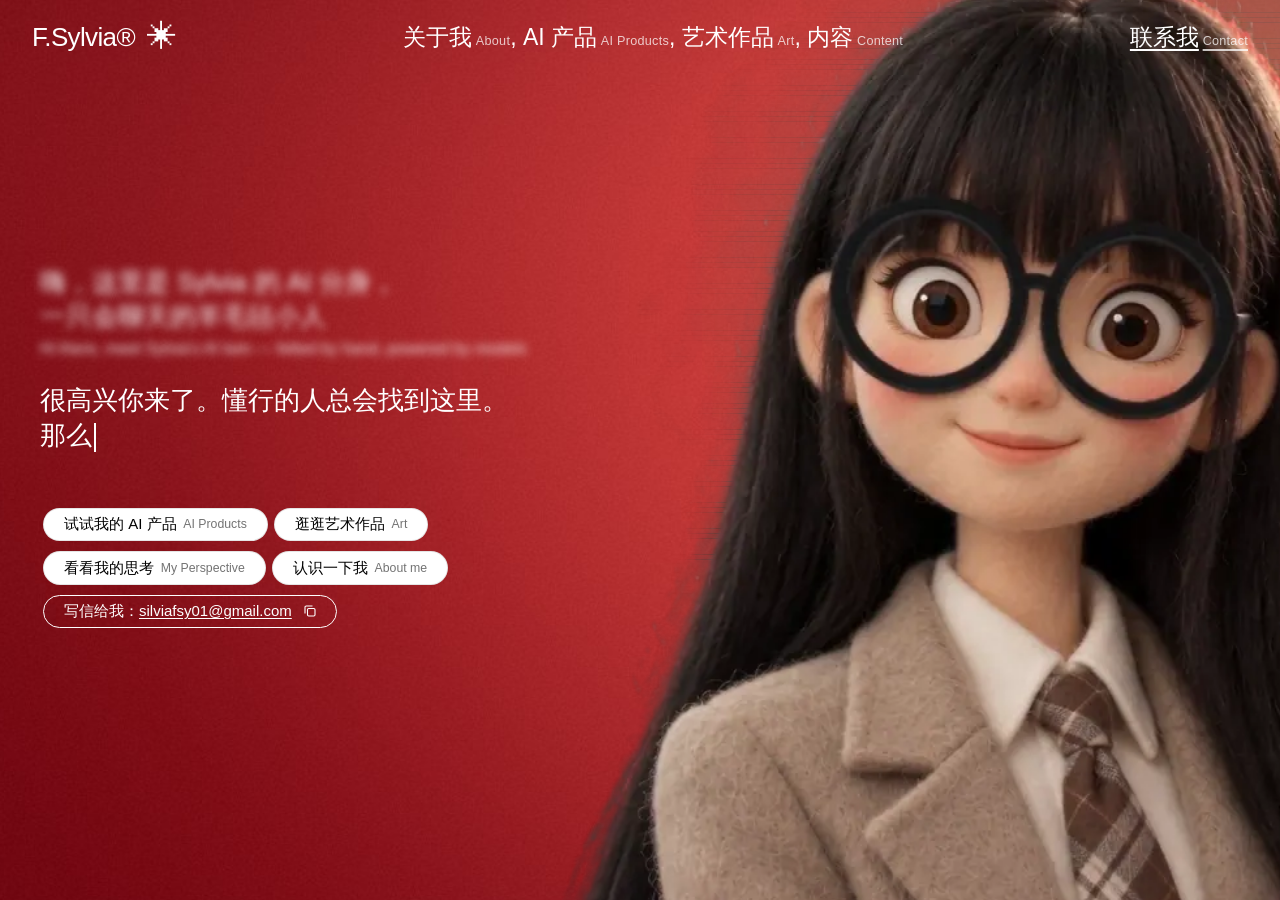
<file: index.html>
<!doctype html>
<html lang="zh-CN">
<head>
<meta charset="utf-8" />
<meta name="viewport" content="width=device-width, initial-scale=1" />
<title>Sylvia — AI 产品经理 · 艺术家</title>
<meta name="description" content="Sylvia：艺术家出身的 AI 产品经理。AI Product Manager with an artist's eye." />
<link rel="stylesheet" href="https://db.onlinewebfonts.com/c/5ac3fe7c6abd2f62067f266d89671492?family=HelveticaNowDisplay-Medium" />
<link rel="stylesheet" href="https://db.onlinewebfonts.com/c/1aa3377e489837a26d019bba501e779d?family=HelveticaNowDisplayW01-Rg" />
<style>
  :root {
    --font-heading: 'HelveticaNowDisplay-Medium', 'Helvetica Neue', Arial, 'PingFang SC', 'Hiragino Sans GB', 'Microsoft YaHei', sans-serif;
    --font-body: 'HelveticaNowDisplayW01-Rg', 'Helvetica Neue', Arial, 'PingFang SC', 'Hiragino Sans GB', 'Microsoft YaHei', sans-serif;
  }
  * { box-sizing: border-box; margin: 0; padding: 0; }
  html, body { height: 100%; }
  body {
    font-family: var(--font-body);
    background: #8c0712; /* 与图片背景的红色一致，加载时不会闪白 */
    color: #fff;
    overflow: hidden;
    -webkit-font-smoothing: antialiased;
  }
  a { color: inherit; text-decoration: none; }
  button { font: inherit; cursor: pointer; }

  /* ---------- 背景：视频（有就用）/ 图片（占位） ---------- */
  .bg {
    position: fixed; inset: 0; z-index: 0;
    width: 100%; height: 100%;
    object-fit: cover; object-position: 70% center;
  }
  #bgImg {
    transform: scale(1.04);
    transition: transform 0.6s cubic-bezier(.2,.7,.2,1);
    will-change: transform;
  }
  /* 手机端：人物靠右显示，底部加一层渐暗，让文字更清楚 */
  @media (max-width: 767px) {
    .bg { object-position: 80% 20%; }
    .shade {
      position: fixed; inset: 0; z-index: 0; pointer-events: none;
      background: linear-gradient(to top, rgba(70,0,6,.85) 0%, rgba(70,0,6,.55) 35%, rgba(70,0,6,0) 60%);
    }
  }
  #bgCanvas {
    display: none;
    transform-origin: 70% 40%;
    will-change: transform;
  }
  body.has-frames #bgCanvas { display: block; }
  body.has-frames #bgImg { display: none; }

  /* ---------- 导航 ---------- */
  .nav {
    position: fixed; top: 0; left: 0; right: 0; z-index: 10;
    display: flex; justify-content: space-between; align-items: center;
    padding: 16px 20px;
  }
  .logo { display: flex; align-items: center; gap: 12px; }
  .logo-text { font-family: var(--font-heading); font-size: 21px; letter-spacing: -0.025em; }
  .logo-star { font-size: 25px; letter-spacing: -0.02em; user-select: none; }
  .links, .cta { display: none; }
  .links { font-size: 20px; align-items: baseline; }
  .links a, .cta { transition: opacity .2s; }
  .links a:hover, .cta:hover { opacity: .6; }
  .links small, .cta small, .m-links small { font-size: .55em; opacity: .75; margin-left: .3em; letter-spacing: .02em; }
  .cta { font-size: 20px; text-decoration: underline; text-underline-offset: 4px; }

  .burger {
    display: flex; flex-direction: column; gap: 5px;
    background: none; border: 0; padding: 6px; position: relative; z-index: 11;
  }
  .burger span { display: block; width: 24px; height: 2px; background: #fff; transition: all .3s; }
  body.menu-open .burger span:nth-child(1) { transform: translateY(7px) rotate(45deg); }
  body.menu-open .burger span:nth-child(2) { opacity: 0; }
  body.menu-open .burger span:nth-child(3) { transform: translateY(-7px) rotate(-45deg); }

  .overlay {
    position: fixed; inset: 0; z-index: 9;
    background: rgba(0,0,0,.9); backdrop-filter: blur(12px); -webkit-backdrop-filter: blur(12px);
    display: flex; flex-direction: column; justify-content: center; gap: 32px; padding: 0 32px;
    opacity: 0; pointer-events: none; transition: opacity .3s;
  }
  body.menu-open .overlay { opacity: 1; pointer-events: auto; }
  .m-links a { font-size: 32px; font-weight: 500; }
  .m-links .u { text-decoration: underline; text-underline-offset: 5px; }

  @media (min-width: 640px) {
    .nav { padding: 20px 32px; }
    .logo-text { font-size: 26px; }
    .logo-star { font-size: 30px; }
  }
  @media (min-width: 768px) {
    .links { display: flex; }
    .cta { display: inline; }
    .burger, .overlay { display: none; }
  }
  @media (min-width: 1100px) {
    .links, .cta { font-size: 23px; }
  }

  /* ---------- 首屏文字 ---------- */
  .hero {
    position: relative; z-index: 1;
    height: 100vh; height: 100svh;
    display: flex; flex-direction: column; justify-content: flex-end;
    padding: 0 20px 48px; overflow: hidden;
  }
  @media (min-width: 640px) { .hero { padding-left: 32px; padding-right: 32px; } }
  @media (min-width: 768px) { .hero { justify-content: center; padding: 0 40px; } }

  .content { max-width: 36rem; position: relative; z-index: 10; }

  .intro {
    pointer-events: none; user-select: none;
    margin-bottom: 20px;
    font-size: clamp(18px, 4vw, 26px); line-height: 1.3;
    filter: blur(4px);
  }
  .intro .en { display: block; font-size: .62em; margin-top: .3em; opacity: .9; }

  .type { margin-bottom: 20px; min-height: 54px; }
  .type .zh { white-space: pre-line; font-size: clamp(18px, 4vw, 26px); line-height: 1.35; }
  .type .en { display: block; margin-top: .45em; font-size: clamp(13px, 2.2vw, 16px); line-height: 1.45; opacity: .85; min-height: 1.45em; }
  .cursor {
    display: inline-block; width: 2px; height: 1.1em; background: #fff;
    vertical-align: middle; margin-left: 2px;
    animation: blink 1s step-end infinite;
  }
  @keyframes blink { 0%,100% { opacity: 1; } 50% { opacity: 0; } }

  @media (min-width: 640px) { .intro, .type { margin-bottom: 24px; } }

  .pills {
    display: flex; flex-wrap: wrap; row-gap: 4px;
    opacity: 0; transform: translateY(8px);
    transition: opacity .4s ease, transform .4s ease;
  }
  .pills.show { opacity: 1; transform: none; }
  .pill {
    display: inline-flex; align-items: center; justify-content: center; gap: .45em;
    border-radius: 999px; font-size: 13px; line-height: 1.5;
    padding: .3em 16px; margin: 0 .2em .4em; white-space: nowrap;
    transition: background-color .2s, color .2s, border-color .2s;
  }
  .pill small { font-size: .82em; opacity: .55; }
  .pill-solid { background: #fff; color: #000; border: 1px solid rgba(0,0,0,.1); }
  .pill-solid:hover { background: #000; color: #fff; }
  .pill-line { background: transparent; color: #fff; border: 1px solid #fff; gap: 8px; }
  .pill-line:hover { background: #fff; color: #000; }
  .pill-line u { text-underline-offset: 2px; }
  .pill-line svg { width: 12px; height: 12px; flex: none; }
  @media (min-width: 640px) {
    .pill { font-size: 15px; padding-left: 20px; padding-right: 20px; }
    .pill-line { gap: 12px; }
  }


  /* ---------- 毛毡小蛋糕鼠标（只在有鼠标的设备上） ---------- */
  .cake-cursor {
    position: fixed; left: 0; top: 0; z-index: 1000;
    width: 112px; height: 112px;
    background: url(cake.png) no-repeat center / contain;
    pointer-events: none; display: none;
    transform-origin: 11px 11px;
    will-change: transform;
  }
  /* 小蛋糕的荧光拖尾（画在一张透明画布上，位于蛋糕下面） */
  .cake-trail {
    position: fixed; inset: 0; z-index: 999;
    width: 100%; height: 100%;
    pointer-events: none; display: none;
  }
  @media (hover: hover) and (pointer: fine) {
    html, body, a, button { cursor: none; }
    .cake-cursor.on { display: block; }
    .cake-trail { display: block; }
  }

  /* ---------- AI 产品面板（点导航「AI 产品」或首屏按钮打开） ---------- */
  .products {
    position: fixed; inset: 0; z-index: 8;            /* 在导航(10)下面，导航一直可见 */
    background: rgba(60, 0, 5, .82);
    backdrop-filter: blur(16px); -webkit-backdrop-filter: blur(16px);
    overflow-y: auto; -webkit-overflow-scrolling: touch; overscroll-behavior: contain;
    opacity: 0; visibility: hidden;
    transition: opacity .35s ease, visibility 0s linear .35s;
  }
  body.products-open .products { opacity: 1; visibility: visible; transition: opacity .35s ease; }
  .products-inner {
    max-width: 1120px; margin: 0 auto; padding: 92px 20px 64px;
    transform: translateY(18px); transition: transform .5s cubic-bezier(.2,.7,.2,1);
  }
  body.products-open .products-inner { transform: none; }
  @media (min-width: 640px) { .products-inner { padding: 112px 32px 80px; } }

  .products-head {
    display: flex; align-items: flex-end; justify-content: space-between; gap: 16px;
    padding-bottom: 18px; margin-bottom: 36px; border-bottom: 1px solid rgba(255,255,255,.35);
  }
  .products-head h2 {
    font-family: var(--font-heading); font-weight: 400;
    font-size: clamp(34px, 6.5vw, 64px); line-height: 1; letter-spacing: -0.025em;
  }
  .products-head h2 small { display: block; font-size: .3em; letter-spacing: .02em; opacity: .7; margin-top: .7em; }
  .products-head .pill { margin: 0; }

  .p-card { display: grid; grid-template-columns: 1fr; gap: 28px; align-items: center; }
  @media (min-width: 860px) { .p-card { grid-template-columns: 1.15fr 1fr; gap: 56px; } }

  .products { overflow-x: hidden; }
  .p-covers { position: relative; display: block; aspect-ratio: 4 / 3; }
  @media (max-width: 640px) { .p-covers { margin: 0 7%; } }
  .p-covers img {
    position: absolute; top: 9%; width: 44%; aspect-ratio: 3 / 4; object-fit: cover;
    box-shadow: 0 2px 4px rgba(0,0,0,.18), 0 24px 48px -16px rgba(0,0,0,.55);
    transition: transform .55s cubic-bezier(.2,.7,.2,1);
  }
  .p-covers img:nth-child(1) { left: 3%;  transform: rotate(-7deg); }
  .p-covers img:nth-child(2) { left: 28%; top: 2%; z-index: 2; }
  .p-covers img:nth-child(3) { left: 53%; transform: rotate(7deg); }
  .p-card:hover .p-covers img:nth-child(1) { transform: translateX(-5%) rotate(-10deg); }
  .p-card:hover .p-covers img:nth-child(2) { transform: translateY(-3%); }
  .p-card:hover .p-covers img:nth-child(3) { transform: translateX(5%) rotate(10deg); }

  .p-meta { display: flex; flex-direction: column; gap: 14px; }
  .p-index { font-size: 13px; letter-spacing: .06em; opacity: .75; }
  .p-meta h3 { font-family: var(--font-heading); font-weight: 400; font-size: clamp(30px, 4.5vw, 46px); line-height: 1.05; letter-spacing: -0.02em; }
  .p-meta h3 small { font-size: .42em; opacity: .7; margin-left: .45em; letter-spacing: 0; }
  .p-desc { font-size: 16px; line-height: 1.7; max-width: 32em; }
  .p-desc.en { font-size: 14px; opacity: .8; margin-top: -6px; }
  .p-tags { list-style: none; display: flex; flex-wrap: wrap; gap: 6px; }
  .p-tags li { font-size: 12px; padding: .25em .8em; border: 1px solid rgba(255,255,255,.45); border-radius: 999px; opacity: .9; }
  .p-actions { display: flex; flex-wrap: wrap; margin: 6px -.2em 0; }

  .p-soon {
    margin-top: 48px; padding: 22px 0; border-top: 1px dashed rgba(255,255,255,.35);
    font-size: 15px; opacity: .7;
  }
  .p-soon small { margin-left: .4em; opacity: .8; }

  /* ---------- 海报工厂试用层（全屏，里面是工具页面） ---------- */
  .tool {
    position: fixed; inset: 0; z-index: 30;
    display: flex; flex-direction: column; background: #8c0712;
    opacity: 0; visibility: hidden; transition: opacity .3s ease, visibility 0s linear .3s;
  }
  body.tool-open .tool { opacity: 1; visibility: visible; transition: opacity .3s ease; }
  .tool-bar {
    display: flex; align-items: center; justify-content: space-between; gap: 12px;
    padding: 10px 14px; padding-top: max(10px, env(safe-area-inset-top));
  }
  .tool-title { font-family: var(--font-heading); font-size: 18px; letter-spacing: -0.01em; }
  .tool-title small { font-size: .7em; opacity: .7; margin-left: .4em; }
  .tool-actions { display: flex; align-items: center; }
  .tool-actions .pill { margin: 0 0 0 .4em; }
  .tool iframe { flex: 1; width: 100%; border: 0; background: #f4f1ea; }
  @media (max-width: 480px) { .tool-new { display: none !important; } }

  /* 试用时把小蛋糕鼠标收起来，换回正常鼠标 */
  body.tool-open .cake-cursor, body.tool-open .cake-trail { display: none !important; }
  body.tool-open .tool, body.tool-open .tool * { cursor: auto; }
  body.tool-open .tool a, body.tool-open .tool button { cursor: pointer; }

  @media (prefers-reduced-motion: reduce) {
    .products, .products-inner, .tool, .p-covers img { transition: none; }
  }

  @media (prefers-reduced-motion: reduce) {
    #bgImg { transition: none; }
    .cursor { animation: none; }
    .cake-trail { display: none !important; }
  }
</style>
</head>
<body>

  <!-- 背景：有 hero.mp4 就用视频（鼠标拖动播放进度），没有就自动显示 hero.jpg 占位 -->
  <img id="bgImg" class="bg" src="hero.jpg" alt="Sylvia 的羊毛毡玩偶形象" />
  <canvas id="bgCanvas" class="bg" aria-hidden="true"></canvas>
  <div class="shade"></div>
  <div class="cake-cursor" id="cake" aria-hidden="true"></div>
  <canvas class="cake-trail" id="trail" aria-hidden="true"></canvas>

  <!-- 导航 -->
  <nav class="nav">
    <a class="logo" href="/">
      <span class="logo-text">F.Sylvia®</span>
      <span class="logo-star" aria-hidden="true">✳︎</span>
    </a>
    <div class="links">
      <a href="#about">关于我<small>About</small></a><span>,&nbsp;</span>
      <a href="#products">AI 产品<small>AI Products</small></a><span>,&nbsp;</span>
      <a href="#art">艺术作品<small>Art</small></a><span>,&nbsp;</span>
      <a href="#content">内容<small>Content</small></a>
    </div>
    <a class="cta" href="#contact">联系我<small>Contact</small></a>
    <button class="burger" id="burger" aria-label="打开菜单 Menu"><span></span><span></span><span></span></button>
  </nav>

  <!-- 手机端菜单 -->
  <div class="overlay m-links" id="overlay">
    <a href="#about">关于我<small>About</small></a>
    <a href="#products">AI 产品<small>AI Products</small></a>
    <a href="#art">艺术作品<small>Art</small></a>
    <a href="#content">内容<small>Content</small></a>
    <a href="#contact" class="u">联系我<small>Contact</small></a>
  </div>

  <!-- 首屏 -->
  <main class="hero">
    <div class="content">
      <p class="intro">
        嗨，这里是 Sylvia 的 AI 分身，<br>
        一只会聊天的羊毛毡小人
        <span class="en">Hi there, meet Sylvia's AI twin — felted by hand, powered by models</span>
      </p>

      <p class="type">
        <span class="zh"><span id="typeZh"></span><span class="cursor" id="cursorZh"></span></span>
        <span class="en"><span id="typeEn"></span><span class="cursor" id="cursorEn" style="display:none"></span></span>
      </p>

      <div class="pills" id="pills">
        <a class="pill pill-solid" href="#products">试试我的 AI 产品 <small>AI Products</small></a>
        <a class="pill pill-solid" href="#art">逛逛艺术作品 <small>Art</small></a>
        <a class="pill pill-solid" href="#content">看看我的思考 <small>My Perspective</small></a>
        <a class="pill pill-solid" href="#about">认识一下我 <small>About me</small></a>
        <button class="pill pill-line" id="copyBtn" type="button">
          <span id="copyLabel">写信给我：<u>silviafsy01@gmail.com</u></span>
          <svg viewBox="0 0 12 12" fill="none" stroke="currentColor" stroke-width="1.1" aria-hidden="true">
            <rect x="3.5" y="3.5" width="7.5" height="7.5" rx="1.2"/>
            <path d="M8.5 1H2.2C1.5 1 1 1.5 1 2.2v6.3"/>
          </svg>
        </button>
      </div>
    </div>
  </main>

  <!-- AI 产品：面板 -->
  <section class="products" id="products" aria-label="AI 产品 AI Products" aria-hidden="true">
    <div class="products-inner">
      <header class="products-head">
        <h2>AI 产品<small>AI Products · 点开就能试用 Try them live</small></h2>
        <button class="pill pill-line" id="productsClose" type="button">关闭 <small>Close</small></button>
      </header>

      <article class="p-card">
        <a class="p-covers" href="#poster-factory" aria-label="试用海报工厂 Try Poster Factory">
          <img src="ai/poster-factory/cover-1.jpg" alt="海报工厂生成的网格版式海报" loading="lazy" />
          <img src="ai/poster-factory/cover-2.jpg" alt="海报工厂生成的流动版式海报" loading="lazy" />
          <img src="ai/poster-factory/cover-3.jpg" alt="海报工厂生成的构成版式海报" loading="lazy" />
        </a>
        <div class="p-meta">
          <p class="p-index">01 — 生成式设计工具 Generative design tool</p>
          <h3>海报工厂<small>Poster Factory</small></h3>
          <p class="p-desc">输入标题和副标题，选一套版式，调配色、图形数量、旋转、噪声等参数，生成一张独一无二的海报或壁纸。同一个随机种子，永远得到同一张图。一键导出 PNG。</p>
          <p class="p-desc en">Type a title, pick a layout, tune six parameters. Same seed, same poster. Export a PNG in one click.</p>
          <ul class="p-tags">
            <li>3 套版式</li><li>6 个参数</li><li>随机种子复现</li><li>PNG 导出</li><li>手机可用</li>
          </ul>
          <div class="p-actions">
            <a class="pill pill-solid" href="#poster-factory">立即试用 <small>Try it</small></a>
            <a class="pill pill-line" href="ai/poster-factory/" target="_blank" rel="noopener">新窗口打开 <small>Open ↗</small></a>
          </div>
        </div>
      </article>

      <p class="p-soon">02 — 更多 AI 产品制作中<small>More coming soon</small></p>
    </div>
  </section>

  <!-- 海报工厂：全屏试用 -->
  <div class="tool" id="tool" role="dialog" aria-label="海报工厂 Poster Factory" aria-hidden="true">
    <div class="tool-bar">
      <span class="tool-title">海报工厂<small>Poster Factory</small></span>
      <div class="tool-actions">
        <a class="pill pill-line tool-new" href="ai/poster-factory/" target="_blank" rel="noopener">新窗口 <small>↗</small></a>
        <button class="pill pill-solid" id="toolClose" type="button">关闭 <small>Close</small></button>
      </div>
    </div>
    <iframe id="toolFrame" data-src="ai/poster-factory/" title="海报工厂 Poster Factory" allow="clipboard-write"></iframe>
  </div>

<script>
(function () {
  /* ---------- 1. 文案（想改字，只改这里） ---------- */
  var TEXT_ZH = '很高兴你来了。懂行的人总会找到这里。\n那么，我们一起做点什么？';
  var TEXT_EN = "Glad you stopped in. Good taste tends to find its way here. So, what are we building?";
  var EMAIL   = 'silviafsy01@gmail.com';

  /* ---------- 2. 打字机：先中文，再英文 ---------- */
  function typewriter(el, text, speed, delay, onDone) {
    var i = 0;
    setTimeout(function () {
      var t = setInterval(function () {
        i++;
        el.textContent = text.slice(0, i);
        if (i >= text.length) { clearInterval(t); onDone && onDone(); }
      }, speed);
    }, delay);
  }
  var cZh = document.getElementById('cursorZh');
  var cEn = document.getElementById('cursorEn');
  typewriter(document.getElementById('typeZh'), TEXT_ZH, 70, 600, function () {
    cZh.style.display = 'none';
    cEn.style.display = 'inline-block';
    typewriter(document.getElementById('typeEn'), TEXT_EN, 28, 200, function () {
      cEn.style.display = 'none';
    });
  });

  /* ---------- 3. 按钮 400ms 后出现（不等打字结束） ---------- */
  setTimeout(function () { document.getElementById('pills').classList.add('show'); }, 400);

  /* ---------- 4. 复制邮箱 ---------- */
  var copyBtn = document.getElementById('copyBtn');
  var copyLabel = document.getElementById('copyLabel');
  var original = copyLabel.innerHTML;
  copyBtn.addEventListener('click', function () {
    var done = function () {
      copyLabel.textContent = '已复制 Copied ✓';
      setTimeout(function () { copyLabel.innerHTML = original; }, 1600);
    };
    if (navigator.clipboard && navigator.clipboard.writeText) {
      navigator.clipboard.writeText(EMAIL).then(done, function () { location.href = 'mailto:' + EMAIL; });
    } else {
      location.href = 'mailto:' + EMAIL;
    }
  });

  /* ---------- 5. 手机菜单 ---------- */
  document.getElementById('burger').addEventListener('click', function () {
    document.body.classList.toggle('menu-open');
  });
  document.querySelectorAll('#overlay a').forEach(function (a) {
    a.addEventListener('click', function () { document.body.classList.remove('menu-open'); });
  });

  /* ---------- 6. 背景：会跟着鼠标看的玩偶 ----------
     用到的素材：
       frames/   60 张抠好背景的玩偶图（眼珠从左边慢慢移到右边）
       bg.jpg    干净的红色背景
     效果：
       · 鼠标在哪，她的眼珠就看向哪：在她左边看左、在她脸前正视你、在她右边看右
       · 鼠标上下 → 头部微微抬起 / 低下
       · 人物和背景反向错开，产生立体感
       · 鼠标不动时也在轻轻呼吸 */
  var FRAME_COUNT = 60;          // frames 文件夹里图片的数量
  var FW = 1112, FH = 760;       // 每张图片的尺寸
  var NECK_Y = 395;              // 脖子在图片里的高度（这条线以上算"头"）
  var NECK_FEATHER = 70;         // 头和身体之间的过渡带
  var NOD = 5;                   // 点头幅度（像素）：调小了，让眼睛当主角
  var BG_SHIFT = 26, FIG_SHIFT = 12;  // 背景 / 人物的错位幅度

  var canvas = document.getElementById('bgCanvas');
  var ctx = canvas.getContext('2d');
  var img = document.getElementById('bgImg');
  var frames = new Array(FRAME_COUNT);
  var bgPlate = new Image();
  var ready = false, bgReady = false, midReady = false;

  // 状态：gaze = 现在显示第几张；mx/my = 鼠标位置（-0.5 ~ 0.5）
  var mid = 26;   // 先加载正视你的那张
  var CENTER = 26;              // 正视你的那一张（第 27 张）
  var gazeTarget = CENTER, gaze = CENTER, gazeV = 0;
  var FACE_X = 878;            // 她的脸在图片里的横向位置
  var faceScreenX = window.innerWidth * 0.7;
  var mxT = 0, myT = 0, mx = 0, my = 0, mxV = 0, myV = 0;

  function checkReady() {
    if (!ready && bgReady && midReady) {
      ready = true;
      document.body.classList.add('has-frames');
      resize();
    }
  }
  bgPlate.onload = function () { bgReady = true; checkReady(); };
  bgPlate.src = 'bg.jpg';

  function pad(n) { return ('00' + n).slice(-3); }
  function load(i) {
    var im = new Image();
    im.decoding = 'async';
    im.onload = function () {
      frames[i] = im;
      if (i === mid) { midReady = true; checkReady(); }
    };
    im.src = 'frames/f' + pad(i + 1) + '.webp';
  }
  load(mid);   // 先加载中间那张，再往两边加载
  for (var k = 1; k <= mid + 1; k++) {
    if (mid - k >= 0) load(mid - k);
    if (mid + k < FRAME_COUNT) load(mid + k);
  }
  function nearestLoaded(i) {
    for (var d = 0; d < FRAME_COUNT; d++) {
      if (frames[i - d]) return frames[i - d];
      if (frames[i + d]) return frames[i + d];
    }
    return null;
  }

  var dpr = 1;
  function resize() {
    dpr = Math.min(window.devicePixelRatio || 1, 2);
    canvas.width = Math.round(window.innerWidth * dpr);
    canvas.height = Math.round(window.innerHeight * dpr);
  }
  window.addEventListener('resize', resize);

  // 画人物：脖子以上整体上下挪动，过渡带里平滑拉伸，所以不会有断层
  function drawFigure(f, x, y, s, nod) {
    var STEP = 4;
    var top = NECK_Y + NECK_FEATHER;
    function disp(sy) {
      if (sy <= NECK_Y) return nod;
      if (sy >= top) return 0;
      var t = (sy - NECK_Y) / NECK_FEATHER;
      return nod * (1 - t * t * (3 - 2 * t));   // 平滑过渡
    }
    for (var sy = 0; sy < top; sy += STEP) {
      var sy2 = Math.min(sy + STEP, top);
      var dy1 = sy + disp(sy), dy2 = sy2 + disp(sy2);
      ctx.drawImage(f, 0, sy, FW, sy2 - sy, x, y + dy1 * s, FW * s, (dy2 - dy1) * s + 0.6);
    }
    ctx.drawImage(f, 0, top, FW, FH - top, x, y + top * s, FW * s, (FH - top) * s);
  }

  function render(time) {
    var f = nearestLoaded(Math.round(gaze));
    if (!f) return;
    var cw = canvas.width, ch = canvas.height;
    var s = Math.max(cw / FW, ch / FH) * 1.1;
    var mobile = window.innerWidth < 768;
    var px = mobile ? 0.8 : 0.7, py = mobile ? 0.2 : 0.5;
    var ox = (cw - FW * s) * px, oy = (ch - FH * s) * py;

    // 背景（往鼠标反方向挪）
    var bw = bgPlate.naturalWidth * s, bh = bgPlate.naturalHeight * s;
    var bx = ox + (FW * s - bw) / 2 - mx * BG_SHIFT * dpr;
    var by = oy + (FH * s - bh) / 2 - my * BG_SHIFT * 0.6 * dpr;
    ctx.fillStyle = '#8c0712';
    ctx.fillRect(0, 0, cw, ch);
    ctx.drawImage(bgPlate, bx, by, bw, bh);

    // 呼吸：很轻的起伏
    var breath = Math.sin(time / 1000 * 1.25);
    var bs = 1 + breath * 0.0045;
    var fs = s * bs;
    var fx = ox + (FW * s - FW * fs) * 0.5 + mx * FIG_SHIFT * dpr;
    var fy = oy + (FH * s - FH * fs) + my * FIG_SHIFT * 0.6 * dpr;   // 以脚下为支点

    faceScreenX = (fx + FACE_X * fs) / dpr;
    drawFigure(f, fx, fy, fs, my * NOD * 2);
  }

  function loop(time) {
    // 转头：弹簧跟随（追上后会有一点点回弹）
    gazeV += (gazeTarget - gaze) * 0.07;
    gazeV *= 0.78;
    gaze = Math.max(0, Math.min(FRAME_COUNT - 1, gaze + gazeV));
    // 位置：同样的弹簧，更柔一些
    mxV += (mxT - mx) * 0.05; mxV *= 0.82; mx += mxV;
    myV += (myT - my) * 0.05; myV *= 0.82; my += myV;
    if (ready) render(time || 0);
    requestAnimationFrame(loop);
  }
  requestAnimationFrame(loop);

  function aim(x, y) {
    var nx = Math.max(0, Math.min(1, x / window.innerWidth));
    // 以她的脸为中心：鼠标在脸的左边 → 往左看，右边 → 往右看，越远看得越偏
    var W = window.innerWidth;
    if (x < faceScreenX) {
      var l = Math.max(0, Math.min(1, (faceScreenX - x) / Math.max(1, faceScreenX - 30)));
      gazeTarget = CENTER * (1 - l);
    } else {
      var r = Math.max(0, Math.min(1, (x - faceScreenX) / Math.max(1, (W - 20) - faceScreenX)));
      gazeTarget = CENTER + (FRAME_COUNT - 1 - CENTER) * r;
    }
    mxT = nx - 0.5;
    if (y !== null) myT = Math.max(0, Math.min(1, y / window.innerHeight)) - 0.5;
  }

  window.addEventListener('mousemove', function (e) {
    aim(e.clientX, e.clientY);
    if (!ready) {   // 素材还没加载好时，先用静态图轻微跟随
      var x = (e.clientX / window.innerWidth - 0.5);
      var y = (e.clientY / window.innerHeight - 0.5);
      img.style.transform = 'scale(1.06) translate(' + (-x * 18) + 'px,' + (-y * 10) + 'px)';
    }
  });
  // 手机：手指在屏幕上滑动，玩偶跟着看过去
  window.addEventListener('touchmove', function (e) { aim(e.touches[0].clientX, e.touches[0].clientY); }, { passive: true });
  window.addEventListener('touchstart', function (e) { aim(e.touches[0].clientX, e.touches[0].clientY); }, { passive: true });

  /* ---------- 7. 毛毡小蛋糕鼠标 ----------
     蛋糕的尖角就是鼠标的"箭头尖"。移动时会跟着速度轻轻摇摆，
     指到按钮上会放大一点，点击时会被"捏"一下。 */
  var cake = document.getElementById('cake');
  var HOT = 11;                      // 尖角离图片左上角的距离（像素）
  var cx = -100, cy = -100, lastX = null, swing = 0, swingV = 0;
  var hover = false, press = false, sc = 1;
  window.addEventListener('mousemove', function (e) {
    cake.classList.add('on');
    addTrail(e.clientX, e.clientY);
    if (lastX !== null) swingV += (e.clientX - lastX) * 0.6;
    lastX = e.clientX; cx = e.clientX; cy = e.clientY;
    var t = e.target;
    hover = !!(t && t.closest && t.closest('a, button'));
  });
  document.addEventListener('mouseleave', function () { cake.classList.remove('on'); lastX = null; trailLast = null; });
  window.addEventListener('mousedown', function (e) { press = true; burst(e.clientX, e.clientY); });
  window.addEventListener('mouseup', function () { press = false; });

  /* ---------- 8. 小蛋糕的荧光拖尾 ----------
     鼠标移动时，从蛋糕身后撒出一串发光的小光团，像彗星尾巴一样慢慢变淡、变小。
     颜色从奶油粉渐变到蜂蜜金，和蛋糕本身的颜色呼应。点击时会"噗"地撒出一小圈星星。 */
  var trail = document.getElementById('trail');
  var tctx = trail.getContext('2d');
  var parts = [], trailLast = null, tdpr = 1;
  var TRAIL_OFFSET_X = 40, TRAIL_OFFSET_Y = 38;   // 拖尾从蛋糕中间冒出来，而不是从尖角
  var TRAIL_LIFE = 34;                             // 每颗光团活多少帧（越大拖尾越长）
  function sizeTrail() {
    tdpr = Math.min(window.devicePixelRatio || 1, 2);
    trail.width = Math.round(window.innerWidth * tdpr);
    trail.height = Math.round(window.innerHeight * tdpr);
  }
  sizeTrail(); window.addEventListener('resize', sizeTrail);
  function addTrail(x, y) {
    var px = x + TRAIL_OFFSET_X, py = y + TRAIL_OFFSET_Y;
    if (trailLast) {
      var dx = px - trailLast.x, dy = py - trailLast.y, dist = Math.sqrt(dx * dx + dy * dy);
      var steps = Math.min(12, Math.floor(dist / 6));          // 移动得快也不会断开
      for (var k = 1; k <= steps; k++) {
        var t = k / (steps + 1);
        parts.push({ x: trailLast.x + dx * t, y: trailLast.y + dy * t, r: 9 + Math.random() * 4, life: TRAIL_LIFE, max: TRAIL_LIFE, hue: (performance.now() / 18) % 360, vx: 0, vy: 0, star: false });
      }
    }
    parts.push({ x: px, y: py, r: 10 + Math.random() * 4, life: TRAIL_LIFE, max: TRAIL_LIFE, hue: (performance.now() / 18) % 360, vx: 0, vy: 0, star: false });
    if (Math.random() < 0.35) {   // 偶尔飘出一颗小星星
      parts.push({ x: px + (Math.random() - .5) * 18, y: py + (Math.random() - .5) * 18, r: 2 + Math.random() * 2, life: 50, max: 50, vx: (Math.random() - .5) * .6, vy: .3 + Math.random() * .5, star: true });
    }
    trailLast = { x: px, y: py };
    if (parts.length > 500) parts.splice(0, parts.length - 500);
  }
  function burst(x, y) {
    for (var k = 0; k < 14; k++) {
      var a = Math.PI * 2 * k / 14, sp = 1.6 + Math.random() * 1.6;
      parts.push({ x: x + TRAIL_OFFSET_X * .5, y: y + TRAIL_OFFSET_Y * .5, r: 2.5 + Math.random() * 2, life: 40, max: 40, vx: Math.cos(a) * sp, vy: Math.sin(a) * sp, star: true });
    }
  }
  // 粉 → 金 两种颜色之间过渡
  function trailColor(t, alpha) {
    var r = 255, g = Math.round(150 + 70 * t), b = Math.round(200 - 110 * t);
    return 'rgba(' + r + ',' + g + ',' + b + ',' + alpha + ')';
  }
  (function trailLoop() {
    tctx.setTransform(tdpr, 0, 0, tdpr, 0, 0);
    tctx.clearRect(0, 0, trail.width, trail.height);
    tctx.globalCompositeOperation = 'lighter';
    for (var i = parts.length - 1; i >= 0; i--) {
      var q = parts[i];
      q.life--; if (q.life <= 0) { parts.splice(i, 1); continue; }
      q.x += q.vx; q.y += q.vy; q.vx *= .96; q.vy *= .96;
      var f = q.life / q.max;                 // 1 → 0
      if (q.star) {
        var rs = q.r * (0.6 + 0.4 * f);
        tctx.fillStyle = 'rgba(255,248,220,' + (0.9 * f) + ')';
        tctx.shadowColor = 'rgba(255,230,150,' + f + ')'; tctx.shadowBlur = 8;
        tctx.beginPath();                      // 小小的四角星
        tctx.moveTo(q.x, q.y - rs * 2); tctx.quadraticCurveTo(q.x, q.y, q.x + rs * 2, q.y);
        tctx.quadraticCurveTo(q.x, q.y, q.x, q.y + rs * 2); tctx.quadraticCurveTo(q.x, q.y, q.x - rs * 2, q.y);
        tctx.quadraticCurveTo(q.x, q.y, q.x, q.y - rs * 2); tctx.fill();
      } else {
        var r = q.r * (0.35 + 0.65 * f);
        var g = tctx.createRadialGradient(q.x, q.y, 0, q.x, q.y, r * 2.2);
        g.addColorStop(0, trailColor(1 - f, 0.75 * f));
        g.addColorStop(0.35, trailColor(1 - f, 0.36 * f));
        g.addColorStop(1, trailColor(1 - f, 0));
        tctx.shadowBlur = 0;
        tctx.fillStyle = g;
        tctx.beginPath(); tctx.arc(q.x, q.y, r * 2.2, 0, Math.PI * 2); tctx.fill();
      }
    }
    tctx.shadowBlur = 0;
    requestAnimationFrame(trailLoop);
  })();

  (function cakeLoop() {
    swingV += -swing * 0.12; swingV *= 0.78; swing += swingV;
    swing = Math.max(-25, Math.min(25, swing));
    var target = press ? 0.86 : (hover ? 1.22 : 1);
    sc += (target - sc) * 0.25;
    var rot = swing + (hover ? -10 : 0);
    cake.style.transform = 'translate(' + (cx - HOT) + 'px,' + (cy - HOT) + 'px) rotate(' + rot.toFixed(2) + 'deg) scale(' + sc.toFixed(3) + ')';
    requestAnimationFrame(cakeLoop);
  })();

  /* ---------- 9. AI 产品面板 + 海报工厂试用 ----------
     网址 #products 打开面板，#poster-factory 直接打开海报工厂（可以把这个链接发给别人）。
     浏览器「返回」也能一层层关掉。 */
  var panel = document.getElementById('products');
  var tool = document.getElementById('tool');
  var toolFrame = document.getElementById('toolFrame');
  function setOpen(el, cls, on) {
    document.body.classList.toggle(cls, on);
    el.setAttribute('aria-hidden', on ? 'false' : 'true');
  }
  function route() {
    var h = location.hash;
    if (h === '#poster-factory') {
      if (!toolFrame.getAttribute('src')) toolFrame.setAttribute('src', toolFrame.getAttribute('data-src'));
      setOpen(panel, 'products-open', true);
      setOpen(tool, 'tool-open', true);
      document.getElementById('toolClose').focus();
    } else if (h === '#products') {
      setOpen(tool, 'tool-open', false);
      setOpen(panel, 'products-open', true);
      document.getElementById('productsClose').focus();
    } else {
      setOpen(tool, 'tool-open', false);
      setOpen(panel, 'products-open', false);
    }
  }
  function go(hash) {   // 关闭时不留下多余的历史记录
    history.replaceState(null, '', hash || (location.pathname + location.search));
    route();
  }
  window.addEventListener('hashchange', route);
  document.getElementById('productsClose').addEventListener('click', function () { go(''); });
  document.getElementById('toolClose').addEventListener('click', function () { go('#products'); });
  panel.addEventListener('click', function (e) { if (e.target === panel) go(''); });
  document.addEventListener('keydown', function (e) {
    if (e.key !== 'Escape') return;
    if (document.body.classList.contains('tool-open')) go('#products');
    else if (document.body.classList.contains('products-open')) go('');
  });
  route();

})();
</script>
</body>
</html>
</file>
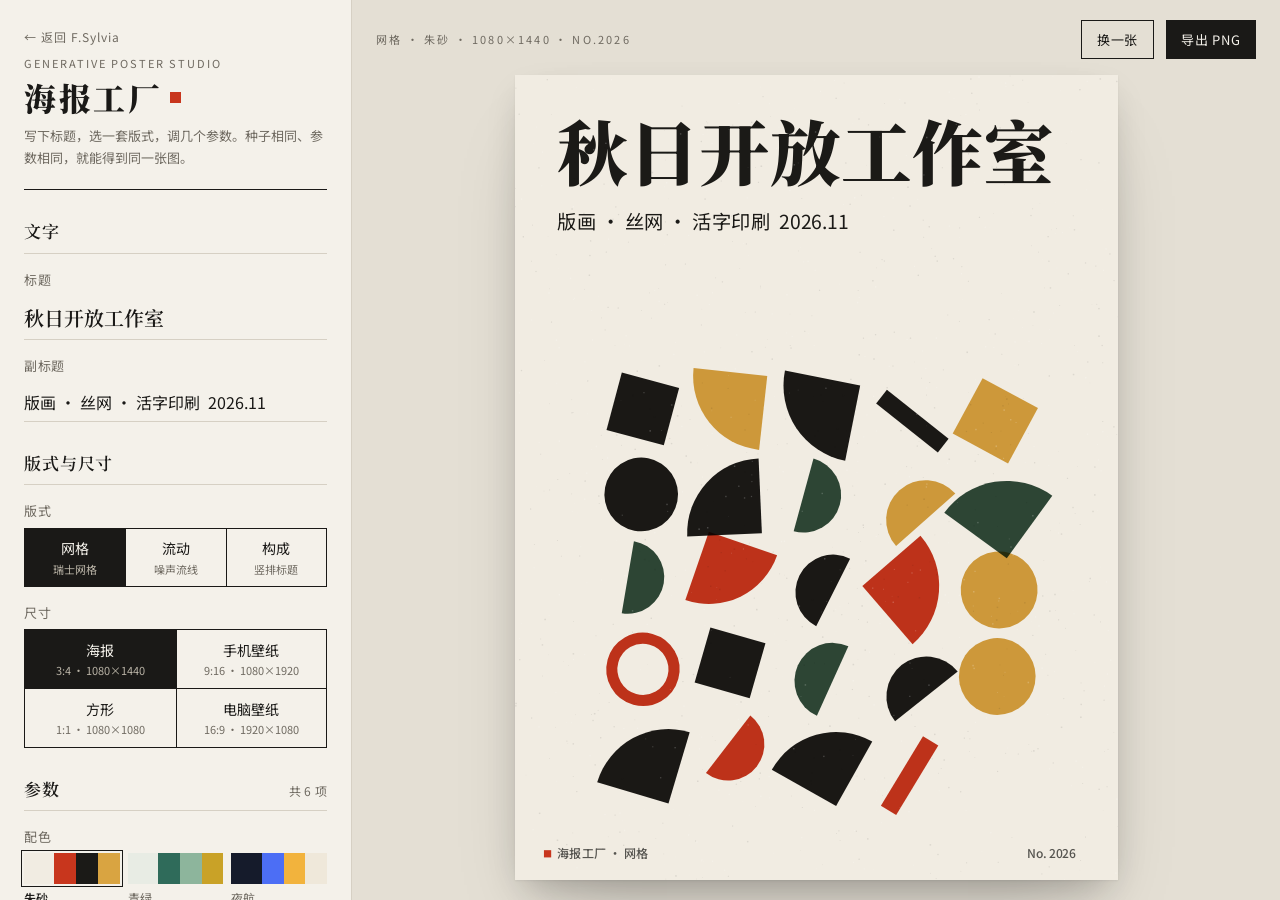
<file: ai/poster-factory/index.html>
<!doctype html>
<html lang="zh-CN">
<head>
<meta charset="utf-8">
<meta name="viewport" content="width=device-width, initial-scale=1, viewport-fit=cover">
<meta name="description" content="海报工厂：Sylvia 做的生成式海报 / 壁纸工具。输入标题，选版式，调参数，导出 PNG。">
<title>海报工厂</title>
<link rel="preconnect" href="https://fonts.googleapis.com">
<link rel="preconnect" href="https://fonts.gstatic.com" crossorigin>
<link rel="stylesheet" href="https://fonts.googleapis.com/css2?family=Noto+Sans+SC:wght@400;500;700&family=Noto+Serif+SC:wght@600;900&display=swap">
<style>
/* Layout: printmaking studio — control sheet on the left, the poster "pinned" on a wall on the right.
   Phones: poster sticks to the top, the control sheet scrolls underneath.
   Single deliberate light look (paper + ink), colors set explicitly. */
:root {
	--paper: #f4f1ea;
	--wall: #e4dfd4;
	--ink: #1a1917;
	--muted: #6f6a61;
	--line: #d6d0c4;
	--accent: #c8361d;
	--display: 'Noto Serif SC', 'Songti SC', 'STSong', 'SimSun', serif;
	--ui: 'Noto Sans SC', 'PingFang SC', 'Hiragino Sans GB', 'Microsoft YaHei', sans-serif;
	color-scheme: light;
}
html, body { height: 100%; }
body {
	background: var(--paper);
	color: var(--ink);
	font-family: var(--ui);
	font-size: 14px;
	-webkit-font-smoothing: antialiased;
}
*, *::before, *::after { box-sizing: border-box; }
button, input, select { font: inherit; color: inherit; }

.app {
	display: grid;
	grid-template-columns: 22rem 1fr;
	height: 100%;
}

/* ------------------------------ control sheet ----------------------------- */
.panel {
	overflow-y: auto;
	border-right: 1px solid var(--line);
	padding-block: 1.75rem 3rem;
	padding-left: max(1.5rem, env(safe-area-inset-left, 0px));
	padding-right: 1.5rem;
	display: flex;
	flex-direction: column;
	gap: 1.75rem;
}
.brand { display: flex; flex-direction: column; gap: 0.6rem; padding-bottom: 1.25rem; border-bottom: 1px solid var(--ink); }
.eyebrow { font-size: 0.6875rem; letter-spacing: 0.18em; text-transform: uppercase; color: var(--muted); }
.brand h1 {
	margin: 0; font-family: var(--display); font-weight: 900; font-size: 2rem; letter-spacing: 0.08em; line-height: 1.1;
	display: flex; align-items: center; gap: 0.5rem;
}
.seal { width: 0.7rem; height: 0.7rem; background: var(--accent); display: inline-block; }
.brand p { margin: 0; color: var(--muted); line-height: 1.7; font-size: 0.8125rem; }

.group { display: flex; flex-direction: column; gap: 1rem; }
.group-head {
	display: flex; align-items: baseline; gap: 0.6rem;
	font-family: var(--display); font-weight: 600; font-size: 1.0625rem; letter-spacing: 0.05em;
	padding-bottom: 0.6rem; border-bottom: 1px solid var(--line);
}
.group-head small { font-family: var(--ui); font-weight: 400; font-size: 0.75rem; color: var(--muted); letter-spacing: 0.02em; margin-left: auto; }

.field { display: flex; flex-direction: column; gap: 0.45rem; }
.field > label, .field > .label { font-size: 0.8125rem; color: var(--muted); letter-spacing: 0.04em; display: flex; justify-content: space-between; }
.field output { color: var(--ink); font-variant-numeric: tabular-nums; }

input[type='text'] {
	width: 100%; border: none; border-bottom: 1px solid var(--line); background: transparent;
	padding: 0.45rem 0; font-size: 1rem; border-radius: 0; outline: none;
}
input[type='text']:hover { border-color: var(--muted); }
input[type='text']:focus { border-color: var(--accent); }
#title { font-family: var(--display); font-weight: 600; font-size: 1.25rem; }

/* sliders */
input[type='range'] { -webkit-appearance: none; appearance: none; width: 100%; height: 1.75rem; background: transparent; cursor: pointer; }
input[type='range']::-webkit-slider-runnable-track { height: 1px; background: var(--ink); }
input[type='range']::-webkit-slider-thumb {
	-webkit-appearance: none; width: 1rem; height: 1rem; margin-top: -0.5rem; border-radius: 50%;
	background: var(--ink); box-shadow: 0 0 0 3px var(--paper); transition: transform .15s, background .15s;
}
input[type='range']:hover::-webkit-slider-thumb, input[type='range']:focus-visible::-webkit-slider-thumb { background: var(--accent); transform: scale(1.15); }
input[type='range']::-moz-range-track { height: 1px; background: var(--ink); }
input[type='range']::-moz-range-thumb { width: 1rem; height: 1rem; border: none; border-radius: 50%; background: var(--ink); }
input[type='range']:focus { outline: none; }

/* segmented choices (layout, size) */
.seg { display: grid; grid-auto-flow: column; grid-auto-columns: 1fr; border: 1px solid var(--ink); }
.seg label { position: relative; text-align: center; cursor: pointer; }
.seg label + label { border-left: 1px solid var(--ink); }
.seg input { position: absolute; opacity: 0; inset: 0; margin: 0; cursor: pointer; }
.seg span { display: flex; flex-direction: column; align-items: center; gap: 0.15rem; padding: 0.6rem 0.25rem; font-size: 0.875rem; transition: background .15s, color .15s; }
.seg span em { font-style: normal; font-size: 0.6875rem; color: var(--muted); }
.seg input:checked + span { background: var(--ink); color: var(--paper); }
.seg input:checked + span em { color: #b9b3a6; }
.seg input:focus-visible + span { outline: 2px solid var(--accent); outline-offset: -4px; }
.seg.sizes { grid-template-columns: repeat(2, 1fr); grid-auto-flow: row; }
.seg.sizes label:nth-child(3) { border-left: none; }
.seg.sizes label:nth-child(n+3) { border-top: 1px solid var(--ink); }

/* palettes */
.palettes { display: grid; grid-template-columns: repeat(3, 1fr); gap: 0.5rem; }
.palettes label { position: relative; cursor: pointer; display: flex; flex-direction: column; gap: 0.3rem; font-size: 0.75rem; color: var(--muted); }
.palettes input { position: absolute; opacity: 0; inset: 0; margin: 0; cursor: pointer; }
.swatch { display: grid; grid-template-columns: 1.4fr 1fr 1fr 1fr; height: 1.9rem; box-shadow: inset 0 0 0 1px rgba(26,25,23,.12); transition: box-shadow .15s; }
.palettes input:checked ~ .swatch { box-shadow: 0 0 0 2px var(--paper), 0 0 0 3px var(--ink); }
.palettes input:checked ~ .pname { color: var(--ink); font-weight: 500; }
.palettes input:focus-visible ~ .swatch { box-shadow: 0 0 0 2px var(--paper), 0 0 0 3px var(--accent); }

/* seed */
.seed-row { display: flex; gap: 0.5rem; align-items: flex-end; }
.seed-row input { flex: 1; min-width: 0; font-variant-numeric: tabular-nums; letter-spacing: 0.06em; }
.btn {
	border: 1px solid var(--ink); background: transparent; padding: 0.55rem 0.9rem; cursor: pointer;
	font-size: 0.8125rem; letter-spacing: 0.06em; white-space: nowrap; transition: background .15s, color .15s, border-color .15s;
}
.btn:hover { background: var(--ink); color: var(--paper); }
.btn:focus-visible { outline: 2px solid var(--accent); outline-offset: 2px; }
.btn.primary { background: var(--ink); color: var(--paper); }
.btn.primary:hover { background: var(--accent); border-color: var(--accent); }
.btn:disabled { opacity: .5; cursor: progress; }
.hint { margin: 0; font-size: 0.75rem; line-height: 1.7; color: var(--muted); }
.recipe-row { display: flex; gap: 0.5rem; align-items: flex-end; }
.recipe-row input { flex: 1; min-width: 0; font-size: 0.75rem !important; font-family: ui-monospace, Menlo, monospace; color: var(--muted); }

/* ---------------------------------- stage --------------------------------- */
.stage {
	background: var(--wall);
	display: flex; flex-direction: column; min-width: 0; min-height: 0;
	padding-block: 1.25rem;
	padding-left: 1.5rem;
	padding-right: max(1.5rem, env(safe-area-inset-right, 0px));
	gap: 1rem;
}
.stage-bar { display: flex; align-items: center; gap: 0.75rem; flex-wrap: wrap; }
.stage-bar .meta { font-size: 0.6875rem; letter-spacing: 0.2em; text-transform: uppercase; color: var(--muted); margin-right: auto; }
.frame { flex: 1; min-height: 0; display: flex; align-items: center; justify-content: center; }
canvas#poster {
	display: block; background: var(--paper);
	box-shadow: 0 1px 2px rgba(0,0,0,.06), 0 14px 34px -10px rgba(0,0,0,.22), 0 44px 80px -30px rgba(0,0,0,.22);
}

.toast {
	position: fixed; left: 50%; bottom: calc(1.5rem + env(safe-area-inset-bottom, 0px)); transform: translate(-50%, 1rem);
	background: var(--ink); color: var(--paper); padding: 0.7rem 1.1rem; font-size: 0.8125rem; letter-spacing: 0.04em;
	opacity: 0; pointer-events: none; transition: opacity .2s, transform .2s; z-index: 30; max-width: calc(100% - 32px);
}
.toast.show { opacity: 1; transform: translate(-50%, 0); }

/* saved-image sheet (fallback when a download can't start) */
.sheet { position: fixed; inset: 0; background: rgba(20,19,17,.72); display: flex; align-items: center; justify-content: center; z-index: 40; padding: 1.5rem; }
.sheet-inner { background: var(--paper); padding: 1.25rem; display: flex; flex-direction: column; gap: 0.9rem; max-height: 100%; max-width: 30rem; width: 100%; }
.sheet-inner img { max-width: 100%; max-height: 62vh; object-fit: contain; align-self: center; box-shadow: 0 0 0 1px var(--line); }
.sheet-inner p { margin: 0; font-size: 0.875rem; line-height: 1.6; }

/* ------------------------------ phones / embeds ---------------------------- */
@media (max-width: 760px) {
	html, body { height: auto; }
	body::before { content: ""; position: fixed; inset: 0 0 auto; height: env(safe-area-inset-top, 0px); z-index: 10; background: var(--wall); }
	.app { display: flex; flex-direction: column; height: auto; }
	.stage {
		position: sticky; top: env(safe-area-inset-top, 0px); z-index: 5; height: 56vh; order: -1;
		padding-block: 0.75rem;
		padding-left: max(16px, env(safe-area-inset-left, 0px));
		padding-right: max(16px, env(safe-area-inset-right, 0px));
		gap: 0.6rem; border-bottom: 1px solid var(--line);
	}
	.stage-bar .meta { display: none; }
	.stage-bar { justify-content: flex-end; }
	.stage-bar .btn { flex: 1; text-align: center; padding: 0.7rem 0.5rem; }
	.panel {
		overflow: visible; border-right: none;
		padding-block: 1.5rem 4rem;
		padding-left: max(16px, env(safe-area-inset-left, 0px));
		padding-right: max(16px, env(safe-area-inset-right, 0px));
	}
	.brand h1 { font-size: 1.625rem; }
	input[type='range'] { height: 2.25rem; }
	input[type='range']::-webkit-slider-thumb { width: 1.25rem; height: 1.25rem; margin-top: -0.625rem; }
}
@media (prefers-reduced-motion: reduce) {
	* { transition: none !important; }
}
</style>

<style>
body { margin: 0; }
img { max-width: 100%; }
[hidden] { display: none !important; }
:root { padding-top: env(safe-area-inset-top, 0px); padding-bottom: env(safe-area-inset-bottom, 0px); }
.home-link { font-size: 0.75rem; letter-spacing: 0.08em; color: var(--muted); text-decoration: none; align-self: flex-start; }
.home-link:hover { color: var(--accent); }
</style>
</head>
<body>
<div class="app">
	<aside class="panel" aria-label="海报参数">
		<header class="brand">
			<a class="home-link" id="home-link" href="/" hidden>← 返回 F.Sylvia</a>
			<span class="eyebrow">Generative Poster Studio</span>
			<h1>海报工厂 <i class="seal" aria-hidden="true"></i></h1>
			<p>写下标题，选一套版式，调几个参数。种子相同、参数相同，就能得到同一张图。</p>
		</header>

		<section class="group" aria-labelledby="g-text">
			<div class="group-head" id="g-text">文字</div>
			<div class="field">
				<label for="title">标题</label>
				<input type="text" id="title" maxlength="40" autocomplete="off">
			</div>
			<div class="field">
				<label for="subtitle">副标题</label>
				<input type="text" id="subtitle" maxlength="60" autocomplete="off">
			</div>
		</section>

		<section class="group" aria-labelledby="g-layout">
			<div class="group-head" id="g-layout">版式与尺寸</div>
			<div class="field">
				<span class="label">版式</span>
				<div class="seg" id="layouts" role="radiogroup" aria-label="版式"></div>
			</div>
			<div class="field">
				<span class="label">尺寸</span>
				<div class="seg sizes" id="sizes" role="radiogroup" aria-label="尺寸"></div>
			</div>
		</section>

		<section class="group" aria-labelledby="g-params">
			<div class="group-head" id="g-params">参数 <small>共 6 项</small></div>
			<div class="field">
				<span class="label">配色</span>
				<div class="palettes" id="palettes" role="radiogroup" aria-label="配色"></div>
			</div>
			<div class="field">
				<label for="count">图形数量 <output id="count-out"></output></label>
				<input type="range" id="count" min="4" max="60" step="1">
			</div>
			<div class="field">
				<label for="rotation">旋转 <output id="rotation-out"></output></label>
				<input type="range" id="rotation" min="0" max="180" step="1">
			</div>
			<div class="field">
				<label for="noise">噪声扰动 <output id="noise-out"></output></label>
				<input type="range" id="noise" min="0" max="100" step="1">
			</div>
			<div class="field">
				<label for="scale">图形大小 <output id="scale-out"></output></label>
				<input type="range" id="scale" min="40" max="160" step="1">
			</div>
			<div class="field">
				<label for="grain">纸张颗粒 <output id="grain-out"></output></label>
				<input type="range" id="grain" min="0" max="100" step="1">
			</div>
			<button class="btn" id="shuffle-params" type="button">随机参数</button>
		</section>

		<section class="group" aria-labelledby="g-seed">
			<div class="group-head" id="g-seed">随机种子</div>
			<div class="field">
				<label for="seed">种子（数字或文字都可以）</label>
				<div class="seed-row">
					<input type="text" id="seed" maxlength="24" autocomplete="off" spellcheck="false">
					<button class="btn" id="new-seed" type="button">换一个</button>
				</div>
			</div>
			<div class="field">
				<label for="recipe">配方码</label>
				<div class="recipe-row">
					<input type="text" id="recipe" spellcheck="false" autocomplete="off">
					<button class="btn" id="copy-recipe" type="button">复制</button>
					<button class="btn" id="load-recipe" type="button">载入</button>
				</div>
				<p class="hint">配方码记下了文字、版式、全部参数和种子。复制保存好，以后粘贴回来点「载入」，就能复现同一张海报。</p>
			</div>
		</section>
	</aside>

	<main class="stage">
		<div class="stage-bar">
			<span class="meta" id="stage-meta"></span>
			<button class="btn" id="new-seed-2" type="button">换一张</button>
			<button class="btn primary" id="export" type="button">导出 PNG</button>
		</div>
		<div class="frame" id="frame">
			<canvas id="poster" role="img" aria-label="海报预览"></canvas>
		</div>
	</main>
</div>
<div class="toast" id="toast" role="status" aria-live="polite"></div>

<script>
(() => {
	/* ------------------------------- presets ------------------------------- */
	const PALETTES = [
		{ name: '朱砂', bg: '#F1ECE2', ink: '#1B1A17', c: ['#C8361D', '#1B1A17', '#D9A441', '#2F4A3A'] },
		{ name: '青绿', bg: '#E8ECE4', ink: '#14231E', c: ['#2F6B5A', '#8DB59C', '#C9A227', '#14231E'] },
		{ name: '夜航', bg: '#151B2B', ink: '#EFE8DA', c: ['#4C6EF5', '#F2B33D', '#EFE8DA', '#E2553B'] },
		{ name: '水墨', bg: '#EEEBE4', ink: '#121212', c: ['#121212', '#5E5B55', '#A9A397', '#C8361D'] },
		{ name: '汽水', bg: '#FBE6E1', ink: '#2A1420', c: ['#E2445C', '#3451C6', '#F7B32B', '#2A1420'] },
		{ name: '赭石', bg: '#E6D6BE', ink: '#2B1D14', c: ['#9C4A1A', '#3E5641', '#D08C3F', '#2B1D14'] },
	];
	const LAYOUTS = [
		{ name: '网格', note: '瑞士网格' },
		{ name: '流动', note: '噪声流线' },
		{ name: '构成', note: '竖排标题' },
	];
	const SIZES = [
		{ name: '海报', note: '3:4 · 1080×1440', w: 1080, h: 1440 },
		{ name: '手机壁纸', note: '9:16 · 1080×1920', w: 1080, h: 1920 },
		{ name: '方形', note: '1:1 · 1080×1080', w: 1080, h: 1080 },
		{ name: '电脑壁纸', note: '16:9 · 1920×1080', w: 1920, h: 1080 },
	];
	const DEFAULTS = {
		title: '秋日开放工作室', subtitle: '版画 · 丝网 · 活字印刷  2026.11',
		layout: 0, size: 0, palette: 0, count: 24, rotation: 15, noise: 35, scale: 100, grain: 30, seed: '2026',
	};
	const RANGES = { count: [4, 60], rotation: [0, 180], noise: [0, 100], scale: [40, 160], grain: [0, 100] };

	/* ------------------------- seeded random + noise ------------------------ */
	function xmur3(str) {
		let h = 1779033703 ^ str.length;
		for (let i = 0; i < str.length; i++) {
			h = Math.imul(h ^ str.charCodeAt(i), 3432918353);
			h = (h << 13) | (h >>> 19);
		}
		return () => {
			h = Math.imul(h ^ (h >>> 16), 2246822507);
			h = Math.imul(h ^ (h >>> 13), 3266489909);
			return (h ^= h >>> 16) >>> 0;
		};
	}
	function mulberry32(a) {
		return () => {
			a |= 0; a = (a + 0x6d2b79f5) | 0;
			let t = Math.imul(a ^ (a >>> 15), 1 | a);
			t = (t + Math.imul(t ^ (t >>> 7), 61 | t)) ^ t;
			return ((t ^ (t >>> 14)) >>> 0) / 4294967296;
		};
	}
	function makeNoise(seed) {
		const h = (x, y) => {
			let n = (Math.imul(x, 374761393) + Math.imul(y, 668265263) + Math.imul(seed, 982451653)) | 0;
			n = Math.imul(n ^ (n >>> 13), 1274126177);
			n ^= n >>> 16;
			return (n >>> 0) / 4294967296;
		};
		const sm = t => t * t * (3 - 2 * t);
		const v = (x, y) => {
			const xi = Math.floor(x), yi = Math.floor(y);
			const u = sm(x - xi), w = sm(y - yi);
			const a = h(xi, yi), b = h(xi + 1, yi), c = h(xi, yi + 1), d = h(xi + 1, yi + 1);
			return a + (b - a) * u + (c - a) * w + (a - b - c + d) * u * w;
		};
		return (x, y) => v(x, y) * 0.57 + v(x * 2.1 + 17, y * 2.1 + 9) * 0.29 + v(x * 4.3 + 3, y * 4.3 + 31) * 0.14;
	}

	/* -------------------------------- type ---------------------------------- */
	const SERIF = '"Noto Serif SC", "Noto Serif CJK SC", "Songti SC", "STSong", "SimSun", serif';
	const SANS = '"Noto Sans SC", "Noto Sans CJK SC", "PingFang SC", "Hiragino Sans GB", "Microsoft YaHei", sans-serif';
	const NO_LINE_START = '，。、！？；：）》」』”’,.!?;:)';

	function tokenize(t) {
		return t.match(/[A-Za-z0-9'’.\-]+|\s+|[^\sA-Za-z0-9]/gu) || [];
	}
	function wrap(ctx, text, maxW) {
		const lines = [];
		let cur = '';
		for (const tk of tokenize(text)) {
			const test = cur + tk;
			const over = ctx.measureText(test).width > maxW;
			if (over && cur.trim() && !NO_LINE_START.includes(tk)) {
				lines.push(cur.trimEnd());
				cur = /^\s+$/.test(tk) ? '' : tk;
			} else cur = test;
		}
		if (cur.trim()) lines.push(cur.trimEnd());
		return lines;
	}
	// shrink the font until the text fits the box
	function fit(ctx, text, fontFn, maxW, maxH, maxLines, start, min, lh) {
		let size = start, lines = [];
		for (let i = 0; i < 60; i++) {
			ctx.font = fontFn(size);
			lines = wrap(ctx, text, maxW);
			if ((lines.length <= maxLines && lines.length * size * lh <= maxH) || size <= min) break;
			size *= 0.94;
		}
		return { size, lines };
	}
	function drawLines(ctx, lines, x, y, size, lh, align = 'left') {
		ctx.textAlign = align;
		ctx.textBaseline = 'top';
		lines.forEach((l, i) => ctx.fillText(l, x, y + i * size * lh));
		return y + lines.length * size * lh;
	}

	/* -------------------------------- shapes -------------------------------- */
	function shape(ctx, type, x, y, s, ang, col) {
		ctx.save();
		ctx.translate(x, y);
		ctx.rotate(ang);
		ctx.fillStyle = col;
		ctx.strokeStyle = col;
		ctx.beginPath();
		switch (type) {
			case 0: ctx.arc(0, 0, s / 2, 0, Math.PI * 2); ctx.fill(); break; // circle
			case 1: ctx.arc(0, s * 0.18, s / 2, Math.PI, Math.PI * 2); ctx.closePath(); ctx.fill(); break; // half disk
			case 2: ctx.rect(-s * 0.4, -s * 0.4, s * 0.8, s * 0.8); ctx.fill(); break; // square
			case 3: ctx.moveTo(-s / 2, -s / 2); ctx.arc(-s / 2, -s / 2, s, 0, Math.PI / 2); ctx.closePath(); ctx.fill(); break; // quarter
			case 4: ctx.lineWidth = s * 0.15; ctx.arc(0, 0, s * 0.42, 0, Math.PI * 2); ctx.stroke(); break; // ring
			default: ctx.rect(-s / 2, -s * 0.11, s, s * 0.22); ctx.fill(); // bar
		}
		ctx.restore();
	}
	function isDark(hex) {
		const n = parseInt(hex.slice(1), 16);
		return ((n >> 16) * 0.299 + ((n >> 8) & 255) * 0.587 + (n & 255) * 0.114) < 110;
	}

	/* ------------------------------- layouts -------------------------------- */
	function layoutGrid(ctx, W, H, st, P, rng, noise, U, m, portrait) {
		let text, art;
		if (portrait) {
			text = { x: m, y: m, w: W - 2 * m, h: H * 0.27 };
			art = { x: m, y: m + H * 0.31, w: W - 2 * m, h: H - (m + H * 0.31) - m - U * 0.06 };
		} else {
			text = { x: m, y: m, w: W * 0.34, h: H - 2 * m - U * 0.08 };
			art = { x: W * 0.42, y: m, w: W * 0.58 - m, h: H - 2 * m - U * 0.06 };
		}
		const n = st.count, nz = st.noise / 100, rot = (st.rotation * Math.PI) / 180;
		const cols = Math.max(1, Math.round(Math.sqrt((n * art.w) / art.h)));
		const rows = Math.ceil(n / cols);
		const cell = Math.min(art.w / cols, art.h / rows);
		const gx = art.x + (art.w - cell * cols) / 2, gy = art.y + (art.h - cell * rows) / 2;
		for (let i = 0; i < n; i++) {
			const c = i % cols, r = Math.floor(i / cols);
			let cx = gx + (c + 0.5) * cell, cy = gy + (r + 0.5) * cell;
			const turn = Math.floor(rng() * 4), col = P.c[Math.floor(rng() * P.c.length)], type = Math.floor(rng() * 6);
			const a = noise((cx / U) * 3, (cy / U) * 3), b = noise((cx / U) * 3 + 40, (cy / U) * 3 + 40);
			cx += (a - 0.5) * cell * nz * 1.6;
			cy += (b - 0.5) * cell * nz * 1.6;
			const ang = rot + (a - 0.5) * Math.PI * 2 * nz + (turn * Math.PI) / 2;
			const s = cell * 0.86 * (st.scale / 100) * (1 - nz * 0.35 + nz * 0.7 * b);
			shape(ctx, type, cx, cy, s, ang, col);
		}
		// text
		ctx.globalCompositeOperation = 'source-over';
		ctx.fillStyle = P.ink;
		const t = fit(ctx, st.title || ' ', s => `900 ${s}px ${SERIF}`, text.w, text.h * 0.74, 3, U * 0.16, U * 0.05, 1.12);
		ctx.font = `900 ${t.size}px ${SERIF}`;
		let y = drawLines(ctx, t.lines, text.x, text.y, t.size, 1.12);
		const ss = U * 0.032;
		ctx.font = `400 ${ss}px ${SANS}`;
		drawLines(ctx, wrap(ctx, st.subtitle, text.w).slice(0, 3), text.x, y + U * 0.025, ss, 1.5);
	}

	function layoutFlow(ctx, W, H, st, P, rng, noise, U, m, portrait) {
		let text, art;
		if (portrait) {
			art = { x: 0, y: 0, w: W, h: H * 0.66 };
			text = { x: m, y: H * 0.7, w: W - 2 * m, h: H * 0.3 - m - U * 0.07 };
		} else {
			art = { x: W * 0.4, y: 0, w: W * 0.6, h: H };
			text = { x: m, y: m + H * 0.18, w: W * 0.32, h: H * 0.6 };
		}
		const nz = st.noise / 100, rot = (st.rotation * Math.PI) / 180;
		const f = (0.6 + nz * 3.4) / U, lines = st.count * 8, step = U * 0.008;
		ctx.save();
		ctx.beginPath();
		ctx.rect(art.x, art.y, art.w, art.h);
		ctx.clip();
		ctx.lineCap = 'round';
		ctx.lineJoin = 'round';
		for (let i = 0; i < lines; i++) {
			let x = art.x + rng() * art.w, y = art.y + rng() * art.h;
			ctx.strokeStyle = P.c[Math.floor(rng() * P.c.length)];
			ctx.lineWidth = U * 0.0042 * (st.scale / 100) * (0.5 + rng() * 1.5);
			const steps = 30 + Math.floor(rng() * 60);
			ctx.beginPath();
			ctx.moveTo(x, y);
			for (let k = 0; k < steps; k++) {
				const a = noise(x * f, y * f) * Math.PI * 4 * (0.35 + nz) + rot;
				x += Math.cos(a) * step;
				y += Math.sin(a) * step;
				ctx.lineTo(x, y);
			}
			ctx.stroke();
		}
		ctx.restore();
		ctx.globalCompositeOperation = 'source-over';
		ctx.fillStyle = P.ink;
		const t = fit(ctx, st.title || ' ', s => `900 ${s}px ${SERIF}`, text.w, text.h * 0.72, 2, U * 0.14, U * 0.05, 1.12);
		ctx.font = `900 ${t.size}px ${SERIF}`;
		const y = drawLines(ctx, t.lines, text.x, text.y, t.size, 1.12);
		const ss = U * 0.032;
		ctx.font = `400 ${ss}px ${SANS}`;
		drawLines(ctx, wrap(ctx, st.subtitle, text.w).slice(0, 2), text.x, y + U * 0.03, ss, 1.5);
	}

	function layoutCompose(ctx, W, H, st, P, rng, noise, U, m, portrait) {
		const colX = portrait ? W * 0.76 : W * 0.82;
		const art = { x: m, y: m, w: colX - m * 1.6, h: H - 2 * m - U * 0.16 };
		const n = 3 + Math.round(st.count / 6), nz = st.noise / 100, rot = (st.rotation * Math.PI) / 180;
		const types = [0, 5, 4, 1, 2, 3];
		for (let i = 0; i < n; i++) {
			const type = types[Math.floor(rng() * types.length)];
			let x = art.x + rng() * art.w, y = art.y + rng() * art.h;
			const a = noise(x / U * 2, y / U * 2);
			x += (a - 0.5) * U * 0.3 * nz;
			y += (noise(x / U * 2 + 50, y / U * 2) - 0.5) * U * 0.3 * nz;
			const s = U * (0.14 + rng() * 0.3) * (st.scale / 100);
			const ang = rot + (rng() - 0.5) * Math.PI * nz;
			shape(ctx, type, x, y, type === 5 ? s * 1.6 : s, ang, P.c[i % P.c.length]);
		}
		// vertical title, columns read right to left
		ctx.globalCompositeOperation = 'source-over';
		ctx.fillStyle = P.ink;
		const chars = [...(st.title || ' ').replace(/\s+/g, '')];
		const colW = W - m - colX, avail = H - 2 * m - U * 0.06;
		let best = { size: 0, k: 1 };
		for (let k = 1; k <= 3; k++) {
			const size = Math.min((colW / k) * 0.9, avail / Math.ceil(chars.length / k) / 1.06);
			if (size > best.size * 1.15) best = { size, k };
		}
		const per = Math.ceil(chars.length / best.k);
		ctx.font = `900 ${best.size}px ${SERIF}`;
		ctx.textAlign = 'center';
		ctx.textBaseline = 'top';
		for (let k = 0; k < best.k; k++) {
			const cx = W - m - (k + 0.5) * (colW / best.k);
			chars.slice(k * per, (k + 1) * per).forEach((ch, i) => ctx.fillText(ch, cx, m + i * best.size * 1.06));
		}
		const ss = U * 0.03;
		ctx.font = `500 ${ss}px ${SANS}`;
		const sub = wrap(ctx, st.subtitle, art.w).slice(0, 2);
		drawLines(ctx, sub, m, H - m - U * 0.06 - sub.length * ss * 1.5, ss, 1.5);
	}

	const LAYOUT_FNS = [layoutGrid, layoutFlow, layoutCompose];

	/* ------------------------------- render --------------------------------- */
	// Draws the poster in poster units (W × H). Same state → same image, at any resolution.
	function render(ctx, W, H, st) {
		const gen = xmur3('pf|' + String(st.seed));
		const rng = mulberry32(gen()), noise = makeNoise(gen() | 0), grainRng = mulberry32(gen());
		const P = PALETTES[st.palette], U = Math.min(W, H), m = U * 0.07, portrait = H >= W;
		const dark = isDark(P.bg);
		ctx.save();
		ctx.globalCompositeOperation = 'source-over';
		ctx.fillStyle = P.bg;
		ctx.fillRect(0, 0, W, H);
		// light paper: overprint colors like screen printing; dark paper: plain
		ctx.globalCompositeOperation = dark ? 'source-over' : 'multiply';
		LAYOUT_FNS[st.layout](ctx, W, H, st, P, rng, noise, U, m, portrait);

		// footer
		ctx.globalCompositeOperation = 'source-over';
		const fs = U * 0.02, fy = H - m * 0.62;
		ctx.fillStyle = P.ink;
		ctx.globalAlpha = 0.72;
		ctx.font = `500 ${fs}px ${SANS}`;
		ctx.textBaseline = 'middle';
		ctx.textAlign = 'left';
		ctx.fillText('海报工厂 · ' + LAYOUTS[st.layout].name, m, fy);
		ctx.textAlign = 'right';
		ctx.fillText('No. ' + String(st.seed), W - m, fy);
		ctx.globalAlpha = 1;
		ctx.fillStyle = P.c[0] === P.ink ? P.c[3] : P.c[0];
		ctx.fillRect(m - fs * 1.1, fy - fs * 0.3, fs * 0.6, fs * 0.6);

		// paper grain
		const g = st.grain / 100;
		if (g > 0) {
			const count = Math.round(((W * H) / 380) * g);
			for (let i = 0; i < count; i++) {
				const x = grainRng() * W, y = grainRng() * H, s = U * 0.0013 * (0.6 + grainRng() * 1.4);
				const light = grainRng() < 0.5;
				ctx.fillStyle = light ? (dark ? '#ffffff' : '#ffffff') : (dark ? '#000000' : P.ink);
				ctx.globalAlpha = (light ? 0.35 : 0.16) * (0.4 + g * 0.6);
				ctx.fillRect(x, y, s, s);
			}
			ctx.globalAlpha = 1;
		}
		ctx.restore();
	}

	/* -------------------------------- state --------------------------------- */
	const $ = id => document.getElementById(id);
	const clampInt = (v, lo, hi, d) => {
		v = Math.round(Number(v));
		return Number.isFinite(v) ? Math.min(hi, Math.max(lo, v)) : d;
	};
	function sanitize(s) {
		const o = { ...DEFAULTS };
		if (!s || typeof s !== 'object') return o;
		if (typeof s.title === 'string') o.title = s.title.slice(0, 40);
		if (typeof s.subtitle === 'string') o.subtitle = s.subtitle.slice(0, 60);
		if (s.seed !== undefined && String(s.seed).trim()) o.seed = String(s.seed).trim().slice(0, 24);
		o.layout = clampInt(s.layout, 0, LAYOUTS.length - 1, DEFAULTS.layout);
		o.size = clampInt(s.size, 0, SIZES.length - 1, DEFAULTS.size);
		o.palette = clampInt(s.palette, 0, PALETTES.length - 1, DEFAULTS.palette);
		for (const k in RANGES) o[k] = clampInt(s[k], RANGES[k][0], RANGES[k][1], DEFAULTS[k]);
		return o;
	}
	let st = { ...DEFAULTS };
	try {
		const saved = localStorage.getItem('poster-factory-state');
		if (saved) st = sanitize(JSON.parse(saved));
	} catch (e) {}

	const KEYS = ['title', 'subtitle', 'layout', 'size', 'palette', 'count', 'rotation', 'noise', 'scale', 'grain', 'seed'];
	function toRecipe(s) {
		const json = JSON.stringify(KEYS.map(k => s[k]));
		const b64 = btoa(String.fromCharCode(...new TextEncoder().encode(json)));
		return 'PF1.' + b64.replace(/\+/g, '-').replace(/\//g, '_').replace(/=+$/, '');
	}
	function fromRecipe(code) {
		const m = String(code).trim().match(/^PF1\.([A-Za-z0-9_-]+)$/);
		if (!m) return null;
		try {
			const b64 = m[1].replace(/-/g, '+').replace(/_/g, '/');
			const bytes = Uint8Array.from(atob(b64), c => c.charCodeAt(0));
			const arr = JSON.parse(new TextDecoder().decode(bytes));
			if (!Array.isArray(arr) || arr.length !== KEYS.length) return null;
			const o = {};
			KEYS.forEach((k, i) => (o[k] = arr[i]));
			return sanitize(o);
		} catch (e) {
			return null;
		}
	}

	/* --------------------------------- UI ----------------------------------- */
	function radioGroup(container, name, items, renderInner) {
		container.innerHTML = '';
		items.forEach((it, i) => {
			const label = document.createElement('label');
			const input = document.createElement('input');
			input.type = 'radio';
			input.name = name;
			input.value = i;
			input.id = `${name}-${i}`;
			input.addEventListener('change', () => {
				st[name] = i;
				update();
			});
			label.appendChild(input);
			label.insertAdjacentHTML('beforeend', renderInner(it));
			container.appendChild(label);
		});
	}
	radioGroup($('layouts'), 'layout', LAYOUTS, it => `<span>${it.name}<em>${it.note}</em></span>`);
	radioGroup($('sizes'), 'size', SIZES, it => `<span>${it.name}<em>${it.note}</em></span>`);
	radioGroup($('palettes'), 'palette', PALETTES, p =>
		`<span class="swatch" style="background:${p.bg}"><i style="background:${p.bg}"></i>${p.c
			.slice(0, 3)
			.map(c => `<i style="background:${c}"></i>`)
			.join('')}</span><span class="pname">${p.name}</span>`
	);

	const fmt = {
		count: v => v,
		rotation: v => v + '°',
		noise: v => v,
		scale: v => v + '%',
		grain: v => v,
	};
	function syncInputs() {
		$('title').value = st.title;
		$('subtitle').value = st.subtitle;
		$('seed').value = st.seed;
		for (const k in RANGES) {
			$(k).value = st[k];
			$(k + '-out').textContent = fmt[k](st[k]);
		}
		$(`layout-${st.layout}`).checked = true;
		$(`size-${st.size}`).checked = true;
		$(`palette-${st.palette}`).checked = true;
	}

	['title', 'subtitle'].forEach(k =>
		$(k).addEventListener('input', e => {
			st[k] = e.target.value;
			loadFonts();
			update(false);
		})
	);
	$('seed').addEventListener('input', e => {
		const v = e.target.value.trim();
		if (!v) return;
		st.seed = v.slice(0, 24);
		update(false);
	});
	$('seed').addEventListener('blur', () => ($('seed').value = st.seed));
	for (const k in RANGES)
		$(k).addEventListener('input', e => {
			st[k] = Number(e.target.value);
			$(k + '-out').textContent = fmt[k](st[k]);
			update(false);
		});

	function newSeed() {
		st.seed = String(Math.floor(Math.random() * 900000) + 100000);
		update();
	}
	$('new-seed').addEventListener('click', newSeed);
	$('new-seed-2').addEventListener('click', newSeed);
	$('shuffle-params').addEventListener('click', () => {
		const r = (lo, hi) => Math.round(lo + Math.random() * (hi - lo));
		st.palette = r(0, PALETTES.length - 1);
		st.count = r(8, 48);
		st.rotation = r(0, 180);
		st.noise = r(5, 85);
		st.scale = r(60, 140);
		st.grain = r(10, 70);
		update();
	});

	$('copy-recipe').addEventListener('click', () => {
		const code = toRecipe(st);
		const field = $('recipe');
		field.value = code;
		const fallback = () => {
			field.focus();
			field.select();
			toast('已选中配方码，请手动复制');
		};
		try {
			navigator.clipboard.writeText(code).then(() => toast('配方码已复制'), fallback);
		} catch (e) {
			fallback();
		}
	});
	$('load-recipe').addEventListener('click', () => {
		const o = fromRecipe($('recipe').value);
		if (!o) {
			toast('配方码无法识别，请粘贴完整的 PF1. 开头的一串字符');
			return;
		}
		st = o;
		loadFonts();
		update();
		toast('已载入配方，海报已复现');
	});

	let toastTimer;
	function toast(msg) {
		const t = $('toast');
		t.textContent = msg;
		t.classList.add('show');
		clearTimeout(toastTimer);
		toastTimer = setTimeout(() => t.classList.remove('show'), 2600);
	}

	/* ------------------------------- drawing -------------------------------- */
	const canvas = $('poster'), frame = $('frame');
	let raf = 0;
	function draw() {
		raf = 0;
		const S = SIZES[st.size];
		const fw = frame.clientWidth, fh = frame.clientHeight;
		if (!fw || !fh) return;
		const k = Math.min(fw / S.w, fh / S.h);
		const cssW = Math.max(1, Math.floor(S.w * k)), cssH = Math.max(1, Math.floor(S.h * k));
		const dpr = Math.min(window.devicePixelRatio || 1, 2);
		canvas.style.width = cssW + 'px';
		canvas.style.height = cssH + 'px';
		canvas.width = Math.round(cssW * dpr);
		canvas.height = Math.round(cssH * dpr);
		const ctx = canvas.getContext('2d');
		ctx.setTransform(canvas.width / S.w, 0, 0, canvas.height / S.h, 0, 0);
		render(ctx, S.w, S.h, st);
		$('stage-meta').textContent = `${LAYOUTS[st.layout].name} · ${PALETTES[st.palette].name} · ${S.w}×${S.h} · No.${st.seed}`;
		canvas.setAttribute('aria-label', `海报预览：${st.title}，${LAYOUTS[st.layout].name}版式`);
	}
	function schedule() {
		if (!raf) raf = requestAnimationFrame(draw);
	}
	let saveTimer;
	function update(resync = true) {
		if (resync) syncInputs();
		$('recipe').value = toRecipe(st);
		schedule();
		clearTimeout(saveTimer);
		saveTimer = setTimeout(() => {
			try {
				localStorage.setItem('poster-factory-state', JSON.stringify(st));
			} catch (e) {}
		}, 300);
	}

	// load only the glyphs we need, then redraw (Chinese web fonts come in slices)
	function fontText() {
		return st.title + st.subtitle + '海报工厂网格流动构成No.0123456789·' + st.seed;
	}
	function loadFonts() {
		if (!document.fonts || !document.fonts.load) return Promise.resolve();
		const t = fontText();
		const p = Promise.all([
			document.fonts.load(`900 40px "Noto Serif SC"`, t),
			document.fonts.load(`400 40px "Noto Sans SC"`, t),
			document.fonts.load(`500 40px "Noto Sans SC"`, t),
		]).catch(() => {});
		p.then(schedule);
		return Promise.race([p, new Promise(r => setTimeout(r, 4000))]);
	}

	new ResizeObserver(schedule).observe(frame);

	/* -------------------------------- export -------------------------------- */
	const downloadsReady =
		window.claude && typeof window.claude.use === 'function'
			? window.claude.use('downloads').catch(() => null)
			: Promise.resolve(null);

	function showSheet(blob) {
		const url = URL.createObjectURL(blob);
		const sheet = document.createElement('div');
		sheet.className = 'sheet';
		sheet.innerHTML =
			'<div class="sheet-inner" role="dialog" aria-label="保存海报"><img alt="导出的海报"><p>这里不能直接下载。手机上长按图片选「存储到照片」，电脑上右键图片选「图片另存为」。</p><button class="btn primary" type="button">完成</button></div>';
		sheet.querySelector('img').src = url;
		const close = () => {
			sheet.remove();
			URL.revokeObjectURL(url);
		};
		sheet.querySelector('button').addEventListener('click', close);
		sheet.addEventListener('click', e => e.target === sheet && close());
		document.body.appendChild(sheet);
		sheet.querySelector('button').focus();
	}

	$('export').addEventListener('click', async () => {
		const btn = $('export');
		btn.disabled = true;
		btn.textContent = '生成中…';
		try {
			await loadFonts();
			const S = SIZES[st.size];
			const c = document.createElement('canvas');
			c.width = S.w;
			c.height = S.h;
			render(c.getContext('2d'), S.w, S.h, st);
			const blob = await new Promise(r => c.toBlob(r, 'image/png'));
			if (!blob) throw new Error('toBlob');
			const safe = (st.title || '海报').replace(/[\\/:*?"<>|\s]+/g, '').slice(0, 20) || '海报';
			const filename = `海报工厂-${safe}-${String(st.seed).replace(/[\\/:*?"<>|\s]+/g, '')}.png`;
			const downloads = await downloadsReady;
			if (downloads) {
				try {
					await downloads.save({ filename, data: blob });
					toast(`已导出 ${S.w}×${S.h} PNG`);
				} catch (e) {
					if (e && e.code === 'declined') toast('已取消导出');
					else if (e && e.code === 'rate_limited') toast('上一次导出还没完成，请稍后再试');
					else showSheet(blob);
				}
			} else if (window.self !== window.top && !('download' in HTMLAnchorElement.prototype)) {
				showSheet(blob);
			} else {
				const a = document.createElement('a');
				a.href = URL.createObjectURL(blob);
				a.download = filename;
				document.body.appendChild(a);
				a.click();
				a.remove();
				setTimeout(() => URL.revokeObjectURL(a.href), 4000);
				toast(`已导出 ${S.w}×${S.h} PNG`);
			}
		} catch (e) {
			toast('导出失败，请再试一次');
		} finally {
			btn.disabled = false;
			btn.textContent = '导出 PNG';
		}
	});

	// expose the renderer for checks (same state → same pixels)
	window.__posterFactory = { render, toRecipe, fromRecipe, get state() { return st; } };

	// standalone visit (not inside the fsylvia.com panel): show a way back home
	if (window.self === window.top) $('home-link').hidden = false;

	syncInputs();
	update();
	loadFonts();
})();
</script>

</body>
</html>
</file>
